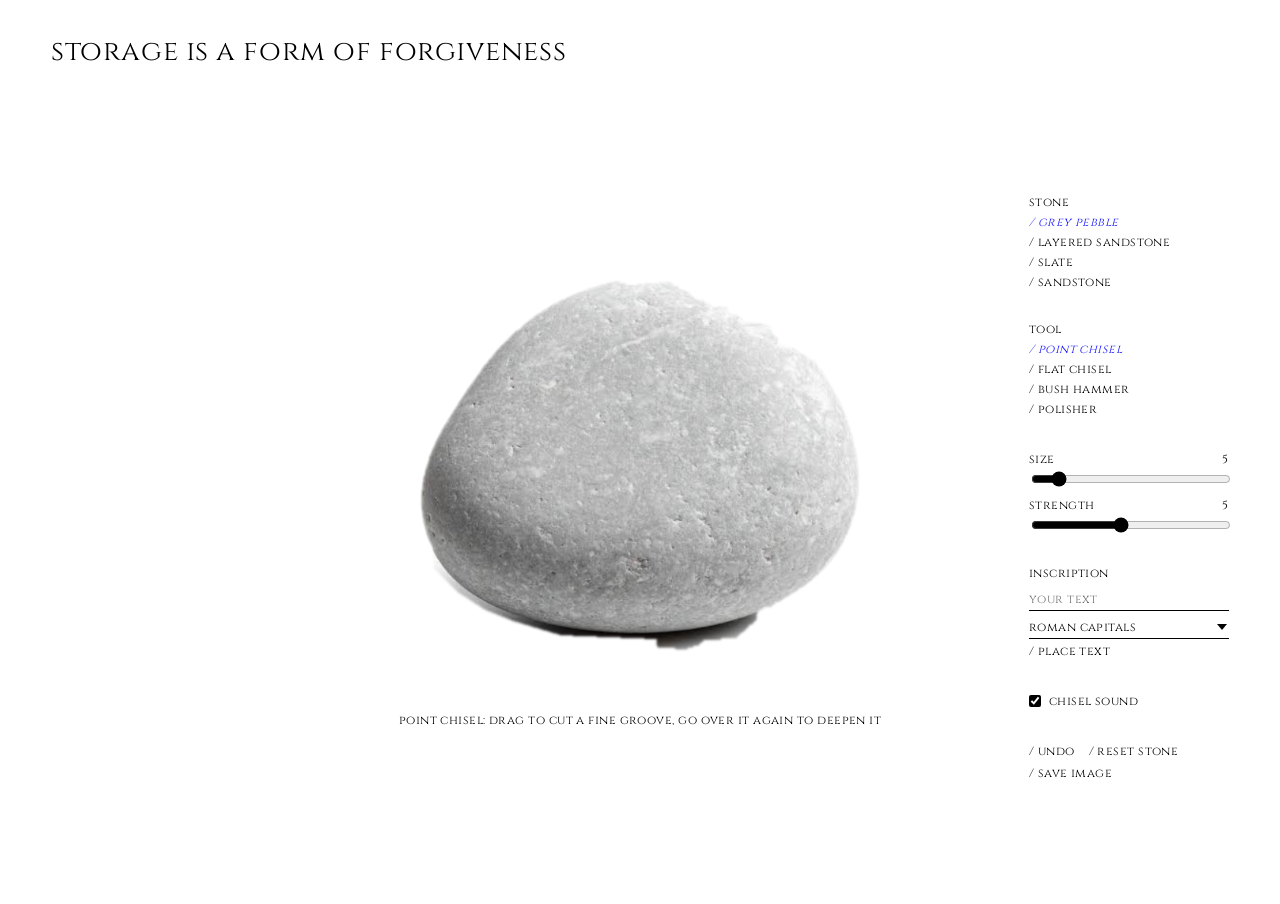
<file: index.html>
<!DOCTYPE html>
<html lang="en">
<head>
<meta charset="utf-8">
<meta name="description" content="A stone-carving simulator: photographed stones.">
<meta name="viewport" content="width=device-width,initial-scale=1">
<title>Storage is a form of forgiveness</title>
<link rel="preconnect" href="https://fonts.googleapis.com">
<link rel="stylesheet" href="https://fonts.googleapis.com/css2?family=Cinzel:wght@400;500;700&display=swap">
<link rel="stylesheet" href="style.css">
</head>
<body>
<header>
  <h1>Storage is a form of forgiveness</h1>
</header>
<main>
  <section class="bench">
    <div class="slab" id="slab">
      <canvas id="cv" width="960" height="600" aria-label="Stone to carve"></canvas>
      <canvas id="fx" width="960" height="600" aria-hidden="true"></canvas>
    </div>
    <p class="hint" id="hint">point chisel: drag to cut a fine groove</p>
  </section>
  <aside>
    <div>
      <h2>stone</h2>
      <div class="grid" id="stones"></div>
    </div>
    <div>
      <h2>tool</h2>
      <div class="grid" id="tools"></div>
    </div>
    <div style="display:grid;gap:10px">
      <label class="r">Size <output id="szO"></output><input type="range" id="sz" min="2" max="30" value="5"></label>
      <label class="r">Strength <output id="frO"></output><input type="range" id="fr" min="1" max="10" value="5"></label>
    </div>
    <div class="txt">
      <h2>inscription</h2>
      <input type="text" id="tx" value="" placeholder="your text" maxlength="40" aria-label="Text to carve">
      <div class="row">
        <select id="fo" aria-label="Typeface">
          <option value="700 VAR Cinzel, serif">Roman capitals</option>
          <option value="700 VAR 'Helvetica Neue', Helvetica, Arial, sans-serif">Sans serif</option>
          <option value="italic 500 VAR Georgia, serif">Italic</option>
        </select>
        <button id="txB" aria-pressed="false">Place text</button>
      </div>
    </div>
    <label class="chk"><input type="checkbox" id="snd" checked> Chisel sound</label>
    <div class="row">
      <button id="undo">Undo</button>
      <button id="reset">Reset stone</button>
      <button id="save">Save image</button>
    </div>
  </aside>
</main>
<div class="modal" id="modal" role="dialog" aria-modal="true" aria-label="Stone image">
  <div>
    <img id="out" alt="Your carved stone">
    
    <div class="row"><a id="dl" class="btn" download="carved-stone.png">Download PNG</a><button id="close">Close</button></div>
  </div>
</div>
<script src="script.js"></script>
</body>
</html>
</file>
<file: style.css>
/* VOICE: tactile, quiet, a stonemason's workshop
   IDEA: a slab lying on the bench, tools racked beside it
   PICTURE: the stone itself, large, lit from the upper left, carved live
   COLOUR and TYPE: workshop plaster ground, charcoal ink, patina-green accent; Cinzel throughout, regular weight, all lowercase, italic link-blue selection; Cinzel only for carving
   LAYOUT: slab dominant, tool rack in a column at the side, stacked on phones */
:root{color-scheme:light;--bg:#fff;--ink:#000;--mute:#000;--line:#000;--link:#1a1aff}
*{box-sizing:border-box;min-width:0}
body{margin:0;background:var(--bg);color:var(--ink);font:15px/1.5 Cinzel,"Times New Roman",serif;letter-spacing:.03em;overflow-x:clip}
header{padding:clamp(20px,3vw,36px) max(4vw,16px) 8px;max-width:1320px;margin:auto}
h1{font:400 28px/1.15 Cinzel,"Times New Roman",serif;letter-spacing:.02em;margin:0 0 18px}
header p{margin:8px 0 0;max-width:62ch}
main{display:grid;grid-template-columns:240px minmax(0,1fr) 240px;gap:32px;padding:16px max(4vw,16px) 40px;max-width:1320px;margin:auto;align-items:start}
.bench{position:relative;grid-column:2}
aside{grid-column:3}
.slab{position:relative;aspect-ratio:8/5;touch-action:none;cursor:none;background:#fff}
.slab canvas{position:absolute;inset:0;width:100%;height:100%;display:block}
.hint{margin:10px 2px 0;font-size:14px;text-align:center}
/* menú: texto plano, negro; seleccionado en azul de enlace; subrayado al pasar */
aside{display:grid;gap:22px;padding-top:4px}
h2{font:400 15px/1.2 Cinzel,"Times New Roman",serif;margin:0 0 10px;color:#000;text-transform:lowercase}
.grid{display:flex;flex-direction:column;align-items:flex-start;gap:0}
button{font:inherit;font-size:15px;letter-spacing:inherit;color:#000;background:none;border:0;border-radius:0;padding:4px 0;min-height:32px;cursor:pointer;text-align:start;line-height:1.3;text-underline-offset:3px}
button small{display:none}
button:hover{text-decoration:underline}
button::before{content:'/ '}
button[aria-pressed=true]{color:var(--link);font-style:italic}
button:focus-visible,select:focus-visible,input:focus-visible,a:focus-visible{outline:1px solid var(--link);outline-offset:3px}
select,input[type=text]{font:inherit;font-size:16px;letter-spacing:inherit;color:#000;background:none;border:0;border-bottom:1px solid #000;border-radius:0;padding:6px 0;min-height:36px;width:100%}
select{cursor:pointer;appearance:none;background:url("data:image/svg+xml,%3Csvg xmlns='http://www.w3.org/2000/svg' width='10' height='6'%3E%3Cpath d='M0 0l5 6 5-6' fill='%23000'/%3E%3C/svg%3E") no-repeat right 2px center}
label.r{display:grid;grid-template-columns:1fr auto;gap:2px 8px;font-size:15px}
label.r input{grid-column:1/-1;accent-color:#000;height:28px;width:100%}
.row{display:flex;gap:4px 18px;flex-wrap:wrap;align-items:center}
.txt{display:grid;gap:8px}
.chk{display:flex;align-items:center;gap:8px;font-size:14px;min-height:32px;cursor:pointer}
.chk input{width:16px;height:16px;accent-color:#000;margin:0}
.modal{position:fixed;inset:0;background:rgba(255,255,255,.92);display:none;place-items:center;padding:20px;z-index:9}
.modal.on{display:grid}
.modal div{background:#fff;padding:16px;max-width:min(960px,100%);display:grid;gap:10px}
.modal img{width:100%;height:auto}
.btn::before{content:'/ '}
.btn{color:#000;text-decoration:none;font-size:15px;padding:4px 0;text-underline-offset:3px}
.btn:hover{text-decoration:underline}
@media(max-width:1100px){main{grid-template-columns:minmax(0,1fr) 240px}.bench{grid-column:1}aside{grid-column:2}}
@media(max-width:900px){main{grid-template-columns:minmax(0,1fr)}.bench,aside{grid-column:1}.grid{flex-direction:row;flex-wrap:wrap;gap:0 18px}}
aside h2{margin-top:6px}
label.r,.chk{text-transform:lowercase}
body,button,select,option,.btn{text-transform:lowercase}
input[type=text]{text-transform:none}

/* menú compacto y piedra centrada en la página */
main{min-height:calc(100vh - 90px);align-items:center}
.bench{align-self:center}
aside{gap:12px;font-size:12px;align-self:center}
aside h2{font-size:12px;margin:0 0 3px}
aside button,aside .btn{font-size:12px;min-height:20px;padding:1px 0;line-height:1.25}
aside label.r{font-size:12px;gap:0 8px}
aside label.r input{height:18px}
aside select,aside input[type=text]{font-size:12px;min-height:24px;padding:2px 0}
aside .txt{gap:4px}
aside .row{gap:2px 14px}
aside .chk{font-size:12px;min-height:20px}
aside .chk input{width:12px;height:12px}
aside>div[style]{gap:6px!important}
@media(max-width:900px){main{min-height:0}}
.hint{font-size:12px}
main{grid-template-columns:200px minmax(0,1fr) 200px;max-width:1600px;gap:24px}
@media(max-width:1100px){main{grid-template-columns:minmax(0,1fr) 200px}}
@media(max-width:900px){main{grid-template-columns:minmax(0,1fr)}}
aside{gap:30px}
</file>
